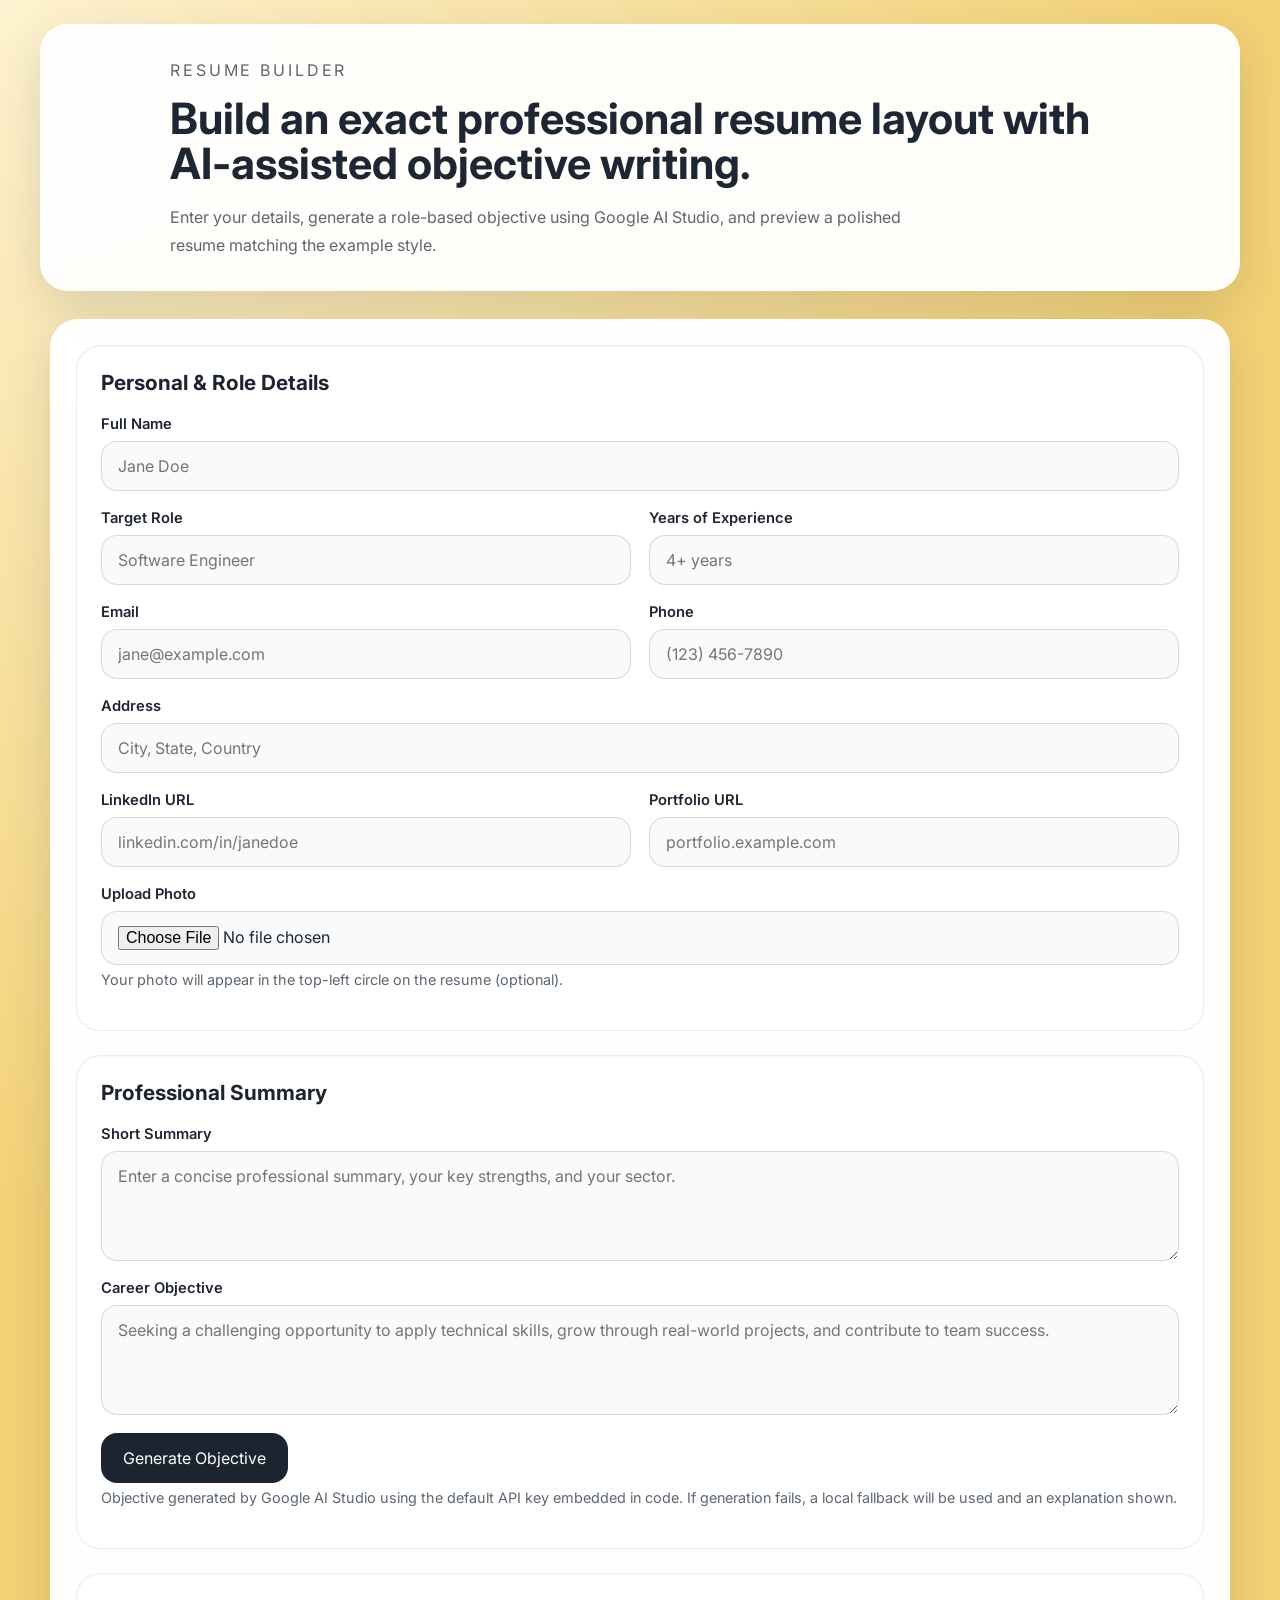
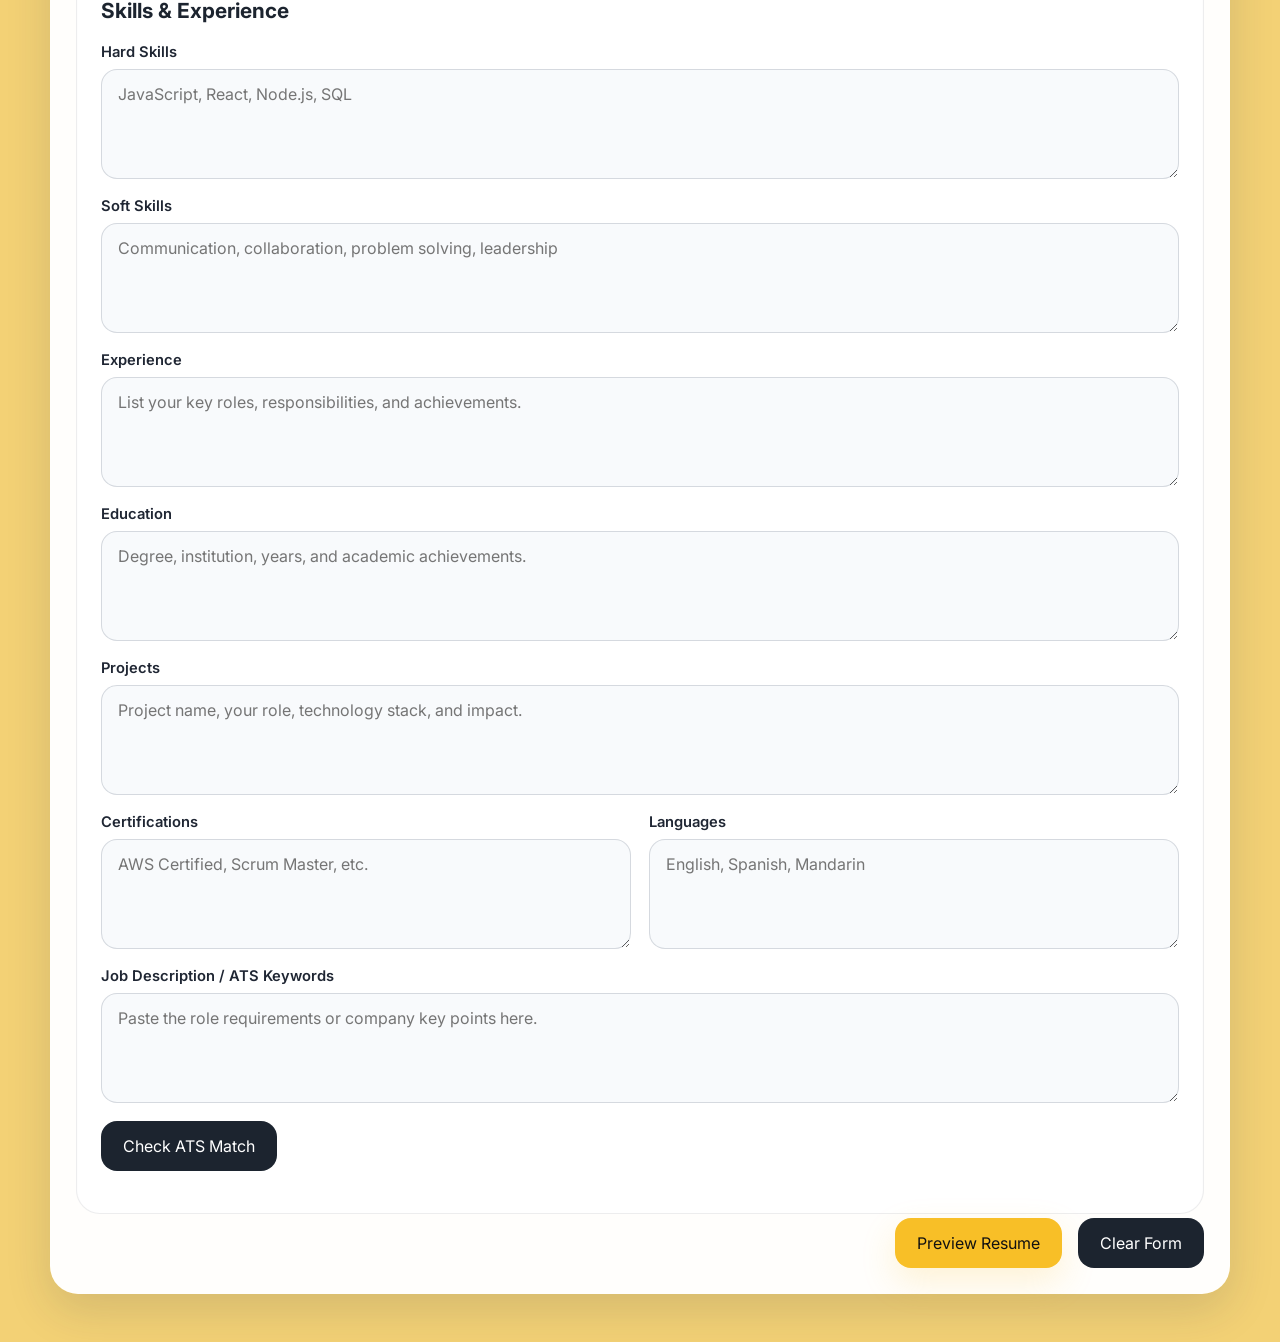
<file: index.html>
<!DOCTYPE html>
<html lang="en">
<head>
  <meta charset="UTF-8">
  <meta name="viewport" content="width=device-width, initial-scale=1.0">
  <title>Role-Based Resume Builder</title>
  <link rel="preconnect" href="https://fonts.googleapis.com">
  <link rel="preconnect" href="https://fonts.gstatic.com" crossorigin>
  <link href="https://fonts.googleapis.com/css2?family=Inter:wght@400;500;600;700;800&display=swap" rel="stylesheet">
  <link rel="stylesheet" href="style.css">
</head>
<body>
  <div class="page-shell">
    <header class="hero">
      <div class="hero-copy">
        <p class="eyebrow">Resume Builder</p>
        <h1>Build an exact professional resume layout with AI-assisted objective writing.</h1>
        <p>Enter your details, generate a role-based objective using Google AI Studio, and preview a polished resume matching the example style.</p>
      </div>
    </header>

    <main class="container resume-form" id="resumeForm">
      <div class="form-grid">
        <section class="card">
          <h2>Personal & Role Details</h2>
          <div class="field-group">
            <label for="name">Full Name</label>
            <input id="name" placeholder="Jane Doe" autocomplete="name">
          </div>
          <div class="field-row">
            <div class="field-group">
              <label for="role">Target Role</label>
              <input id="role" placeholder="Software Engineer" autocomplete="organization-title">
            </div>
            <div class="field-group">
              <label for="experienceYears">Years of Experience</label>
              <input id="experienceYears" placeholder="4+ years" autocomplete="off">
            </div>
          </div>
          <div class="field-row">
            <div class="field-group">
              <label for="email">Email</label>
              <input id="email" type="email" placeholder="jane@example.com" autocomplete="email">
            </div>
            <div class="field-group">
              <label for="phone">Phone</label>
              <input id="phone" type="tel" placeholder="(123) 456-7890" autocomplete="tel">
            </div>
          </div>
          <div class="field-group">
            <label for="address">Address</label>
            <input id="address" placeholder="City, State, Country">
          </div>
          <div class="field-row">
            <div class="field-group">
              <label for="linkedin">LinkedIn URL</label>
              <input id="linkedin" placeholder="linkedin.com/in/janedoe" autocomplete="url">
            </div>
            <div class="field-group">
              <label for="portfolio">Portfolio URL</label>
              <input id="portfolio" placeholder="portfolio.example.com" autocomplete="url">
            </div>
          </div>
          <div class="field-group">
            <label for="avatarInput">Upload Photo</label>
            <input id="avatarInput" type="file" accept="image/*">
            <div class="avatar-preview"><img id="avatarPreview" alt="Photo preview" style="display:none;"></div>
            <p class="small-note">Your photo will appear in the top-left circle on the resume (optional).</p>
          </div>
        </section>

        <section class="card">
          <h2>Professional Summary</h2>
          <div class="field-group">
            <label for="summary">Short Summary</label>
            <textarea id="summary" placeholder="Enter a concise professional summary, your key strengths, and your sector."></textarea>
          </div>
          <div class="field-group objective-group">
            <label for="objective">Career Objective</label>
            <textarea id="objective" placeholder="Seeking a challenging opportunity to apply technical skills, grow through real-world projects, and contribute to team success."></textarea>
          </div>
          <div class="button-row">
            <button type="button" id="generateObjectiveButton" onclick="generateObjectiveFromAI()">Generate Objective</button>
          </div>
          <div class="field-group">
            <p class="small-note">Objective generated by Google AI Studio using the default API key embedded in code. If generation fails, a local fallback will be used and an explanation shown.</p>
          </div>
        </section>

        <section class="card">
          <h2>Skills & Experience</h2>
          <div class="field-group">
            <label for="skills">Hard Skills</label>
            <textarea id="skills" placeholder="JavaScript, React, Node.js, SQL"></textarea>
          </div>
          <div class="field-group">
            <label for="softSkills">Soft Skills</label>
            <textarea id="softSkills" placeholder="Communication, collaboration, problem solving, leadership"></textarea>
          </div>
          <div class="field-group">
            <label for="experience">Experience</label>
            <textarea id="experience" placeholder="List your key roles, responsibilities, and achievements."></textarea>
          </div>
          <div class="field-group">
            <label for="education">Education</label>
            <textarea id="education" placeholder="Degree, institution, years, and academic achievements."></textarea>
          </div>
          <div class="field-group">
            <label for="projects">Projects</label>
            <textarea id="projects" placeholder="Project name, your role, technology stack, and impact."></textarea>
          </div>
          <div class="field-row">
            <div class="field-group">
              <label for="certifications">Certifications</label>
              <textarea id="certifications" placeholder="AWS Certified, Scrum Master, etc."></textarea>
            </div>
            <div class="field-group">
              <label for="languages">Languages</label>
              <textarea id="languages" placeholder="English, Spanish, Mandarin"></textarea>
            </div>
          </div>
          <div class="field-group">
            <label for="jobDescription">Job Description / ATS Keywords</label>
            <textarea id="jobDescription" placeholder="Paste the role requirements or company key points here."></textarea>
          </div>
          <div class="button-row">
            <button type="button" class="secondary-button" onclick="checkATSMatch()">Check ATS Match</button>
          </div>
          <div class="ats-result" id="atsResult"></div>
        </section>
      </div>

      <div class="button-row actions-row">
        <button type="button" class="primary-button" onclick="generateResume()">Preview Resume</button>
        <button type="button" class="secondary-button" onclick="clearForm()">Clear Form</button>
      </div>
    </main>
  </div>

  <script src="script.js"></script>
</body>
</html>
</file>
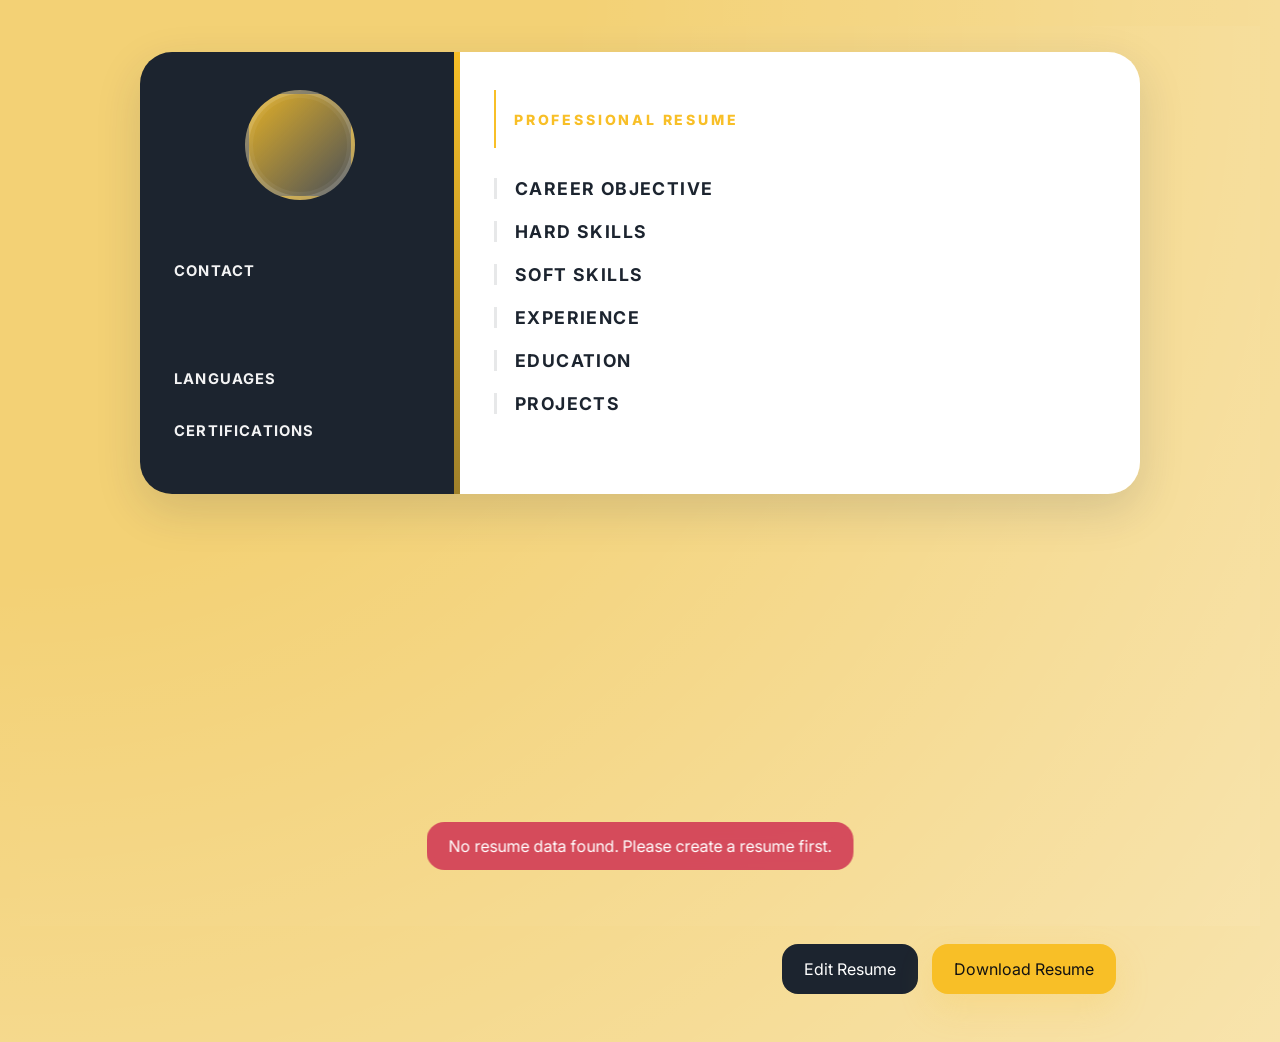
<file: resume.html>
<!DOCTYPE html>
<html lang="en">
<head>
  <meta charset="UTF-8">
  <meta name="viewport" content="width=device-width, initial-scale=1.0">
  <title>Professional Resume</title>
  <link rel="preconnect" href="https://fonts.googleapis.com">
  <link rel="preconnect" href="https://fonts.gstatic.com" crossorigin>
  <link href="https://fonts.googleapis.com/css2?family=Inter:wght@400;500;600;700;800&display=swap" rel="stylesheet">
  <link rel="stylesheet" href="style.css">
</head>
<body class="resume-shell">
  <main class="resume-shell">
    <article class="resume-card">
      <aside class="resume-aside">
        <div class="profile-card">
          <div class="avatar"><img id="avatarImg" alt="avatar" style="display:none;width:100px;height:100px;border-radius:50%;object-fit:cover;border:4px solid rgba(255,255,255,0.18);"></div>
          <div class="profile-name" id="resumeName"></div>
          <div class="profile-role" id="resumeRole"></div>
        </div>

        <section class="info-section">
          <h3>Contact</h3>
          <ul class="contact-list">
            <li id="email"></li>
            <li id="phone"></li>
            <li id="address"></li>
            <li id="linkedin"></li>
            <li id="portfolio"></li>
          </ul>
        </section>

        <section class="info-section">
          <h3>Languages</h3>
          <p id="languages"></p>
        </section>

        <section class="info-section">
          <h3>Certifications</h3>
          <p id="certifications"></p>
        </section>
      </aside>

      <section class="resume-main">
        <div class="resume-header">
          <div class="header-line"></div>
          <div class="header-tag">Professional Resume</div>
        </div>

        <div class="section-block">
          <h3>Career Objective</h3>
          <p id="objective" class="section-copy"></p>
        </div>

        <div class="section-block">
          <h3>Hard Skills</h3>
          <p id="skills" class="section-copy"></p>
        </div>

        <div class="section-block">
          <h3>Soft Skills</h3>
          <p id="softSkillsDisplay" class="section-copy"></p>
        </div>

        <div class="section-block">
          <h3>Experience</h3>
          <p id="experience" class="section-copy"></p>
        </div>

        <div class="section-block">
          <h3>Education</h3>
          <p id="education" class="section-copy"></p>
        </div>

        <div class="section-block">
          <h3>Projects</h3>
          <p id="projects" class="section-copy"></p>
        </div>
      </section>
    </article>
  </main>

      <div class="resume-action-bar">
        <button type="button" class="secondary-button" onclick="window.location.href='index.html'">Edit Resume</button>
        <button type="button" class="primary-button" onclick="downloadResumeFile()">Download Resume</button>
      </div>
  <script src="script.js"></script>
</body>
</html>
</file>
<file: style.css>
/* RESET */
* {
  margin: 0;
  padding: 0;
  box-sizing: border-box;
  font-family: "Inter", system-ui, sans-serif;
}

:root {
  --page-bg: #f3d175;
  --panel-bg: #1c242f;
  --panel-accent: #f8bf27;
  --text-dark: #1f2633;
  --text-muted: #5c6772;
  --surface: #ffffff;
  --shadow: 0 16px 45px rgba(31, 47, 72, 0.15);
}

html {
  scroll-behavior: smooth;
}

body {
  min-height: 100vh;
  background: radial-gradient(circle at top left, #fef2d0 0%, var(--page-bg) 38%);
  color: var(--text-dark);
}

button,
input,
textarea {
  font: inherit;
}

.page-shell {
  padding: 24px 20px 48px;
}

.hero {
  max-width: 1200px;
  margin: 0 auto 28px;
  padding: 32px;
  background: rgba(255,255,255,0.95);
  border-radius: 28px;
  box-shadow: var(--shadow);
}

.hero-copy {
  max-width: 940px;
  margin: 0 auto;
}

.eyebrow {
  color: var(--panel-accent);
  letter-spacing: 0.18em;
  text-transform: uppercase;
  font-size: 0.82rem;
  margin-bottom: 12px;
}

.hero h1 {
  font-size: clamp(2.1rem, 1.9rem + 1vw, 3rem);
  line-height: 1.05;
  margin-bottom: 16px;
}

.hero p {
  font-size: 1rem;
  color: var(--text-muted);
  max-width: 760px;
  line-height: 1.75;
}

.container {
  max-width: 1180px;
  margin: 0 auto;
}

.resume-form {
  padding: 26px;
  background: rgba(255,255,255,0.98);
  border-radius: 28px;
  box-shadow: var(--shadow);
}

.form-grid {
  display: grid;
  grid-template-columns: repeat(12, 1fr);
  gap: 24px;
}

.card {
  grid-column: span 12;
  background: #ffffff;
  border-radius: 24px;
  border: 1px solid rgba(28, 36, 47, 0.08);
  padding: 24px;
  box-shadow: inset 0 1px 2px rgba(29, 40, 59, 0.04);
}

.card h2 {
  font-size: 1.3rem;
  margin-bottom: 20px;
  color: var(--panel-bg);
}

.field-group {
  display: flex;
  flex-direction: column;
  margin-bottom: 18px;
}

.field-row {
  display: grid;
  grid-template-columns: repeat(2, minmax(0, 1fr));
  gap: 18px;
}

label {
  font-size: 0.92rem;
  margin-bottom: 8px;
  color: var(--text-dark);
  font-weight: 600;
}

input,
textarea {
  border: 1px solid rgba(103, 115, 129, 0.24);
  border-radius: 16px;
  padding: 14px 16px;
  background: #f8fafc;
  color: var(--text-dark);
  transition: border-color 0.2s ease, box-shadow 0.2s ease;
}

input:focus,
textarea:focus {
  border-color: var(--panel-accent);
  box-shadow: 0 0 0 4px rgba(248, 191, 39, 0.12);
  outline: none;
}

textarea {
  min-height: 110px;
  resize: vertical;
}

.button-row {
  display: flex;
  flex-wrap: wrap;
  gap: 16px;
  margin-top: 4px;
}

.actions-row {
  justify-content: flex-end;
}

button {
  border: none;
  border-radius: 16px;
  padding: 14px 22px;
  cursor: pointer;
  min-height: 50px;
  display: inline-flex;
  align-items: center;
  justify-content: center;
  transition: transform 0.2s ease, background-color 0.2s ease, box-shadow 0.2s ease;
}

button.primary-button {
  background: var(--panel-accent);
  color: #111;
  box-shadow: 0 14px 35px rgba(248, 191, 39, 0.18);
}

button.secondary-button,
button#generateObjectiveButton {
  background: #1c242f;
  color: #fff;
}

button:hover:not(:disabled) {
  transform: translateY(-1px);
}

button:disabled {
  opacity: 0.6;
  cursor: not-allowed;
}

.small-note {
  margin-top: 6px;
  color: var(--text-muted);
  font-size: 0.9rem;
}

.resume-shell {
  min-height: 100vh;
  padding: 26px 20px 48px;
  background: radial-gradient(circle at top left, transparent 35%, rgba(255,255,255,0.4) 100%), var(--page-bg);
}

.resume-card {
  max-width: 1000px;
  margin: 0 auto;
  display: grid;
  grid-template-columns: 320px 1fr;
  gap: 0;
  overflow: hidden;
  border-radius: 32px;
  box-shadow: var(--shadow);
}

.resume-aside,
.resume-main {
  padding: 38px 34px;
  background: #ffffff;
}

.resume-aside {
  background: var(--panel-bg);
  color: #ffffff;
  position: relative;
}

.resume-aside::after {
  content: "";
  position: absolute;
  right: 0;
  top: 0;
  height: 100%;
  width: 6px;
  background: linear-gradient(to bottom, var(--panel-accent), rgba(248, 191, 39, 0.6));
}

.profile-card {
  display: flex;
  flex-direction: column;
  align-items: center;
  text-align: center;
  gap: 14px;
}

.avatar {
  width: 110px;
  height: 110px;
  border-radius: 50%;
  display: flex;
  align-items: center;
  justify-content: center;
  overflow: hidden;
  background: linear-gradient(135deg, rgba(248, 191, 39, 0.9), rgba(255,255,255,0.2));
  border: 4px solid rgba(255,255,255,0.18);
  box-shadow: inset 0 0 0 4px rgba(255,255,255,0.05);
}

.avatar img { width: 120%; height: 120%; object-fit: cover; object-position: 50% 30%; display: block; border-radius: 50%; }

.avatar-preview img { width: 86px; height: 86px; border-radius: 50%; object-fit: cover; object-position: 50% 30%; margin-top: 8px; border: 3px solid rgba(28,36,47,0.06); }

.profile-name {
  font-size: 1.7rem;
  font-weight: 800;
  letter-spacing: -0.02em;
}

.profile-role {
  color: rgba(255,255,255,0.8);
  font-size: 0.96rem;
  font-weight: 500;
}

.info-section {
  margin-top: 34px;
}

.info-section h3 {
  margin-bottom: 16px;
  font-size: 0.92rem;
  font-weight: 700;
  letter-spacing: 0.08em;
  text-transform: uppercase;
  color: rgba(255,255,255,0.95);
}

.contact-list,
.skill-list {
  list-style: none;
  display: grid;
  gap: 10px;
}

.contact-list li,
.skill-list li {
  line-height: 1.65;
  white-space: normal;
  word-break: break-word;
}

.contact-list li {
  color: rgba(255,255,255,0.88);
}

.resume-main .skill-list li {
  color: var(--text-dark);
}

.skill-list li {
  background: rgba(255,255,255,0.08);
  padding: 10px 14px;
  border-radius: 12px;
}

.resume-main {
  background: #ffffff;
}

.resume-header {
  display: flex;
  align-items: center;
  gap: 18px;
  margin-bottom: 30px;
}

.header-line {
  width: 2px;
  height: 58px;
  background: var(--panel-accent);
}

.header-tag {
  font-size: 0.88rem;
  font-weight: 800;
  letter-spacing: 0.2em;
  color: var(--panel-accent);
  text-transform: uppercase;
}

.section-block {
  margin-bottom: 22px;
  padding-left: 18px;
  border-left: 3px solid rgba(28, 36, 47, 0.1);
}

.section-block h3 {
  margin-bottom: 10px;
  font-size: 1.1rem;
  text-transform: uppercase;
  letter-spacing: 0.08em;
  color: var(--panel-bg);
}

.section-copy {
  color: var(--text-dark);
  line-height: 1.8;
  white-space: pre-wrap;
}

@media (max-width: 990px) {
  .form-grid {
    grid-template-columns: 1fr;
  }

  .resume-card {
    grid-template-columns: 1fr;
  }

  .resume-aside {
    padding: 28px 24px;
  }
}

@media (max-width: 720px) {
  .hero,
  .resume-form,
  .resume-card,
  .page-shell {
    padding: 18px;
  }

  .field-row {
    grid-template-columns: 1fr;
  }

  .resume-aside {
    border-radius: 28px 28px 0 0;
  }

  .resume-main {
    border-radius: 0 0 28px 28px;
  }
}

.ats-result {
  margin-top: 18px;
}

.ats-card {
  background: #f8f8fb;
  border: 1px solid rgba(28,36,47,0.08);
  border-radius: 18px;
  padding: 16px 18px;
  color: #1f2937;
  box-shadow: inset 0 1px 2px rgba(31,47,72,0.04);
}

.ats-missing {
  margin-top: 10px;
  font-size: 0.95rem;
  color: #6b7280;
}

.resume-action-bar {
  max-width: 1000px;
  margin: 18px auto 0;
  display: flex;
  justify-content: flex-end;
  gap: 14px;
  padding: 0 24px;
}

.toast-notification {
  position: fixed;
  left: 50%;
  bottom: 30px;
  transform: translateX(-50%) translateY(20px);
  padding: 14px 22px;
  border-radius: 18px;
  backdrop-filter: blur(10px);
  color: #ffffff;
  opacity: 0;
  transition: opacity 0.3s ease, transform 0.3s ease;
  z-index: 999;
}

.toast-notification.visible {
  opacity: 1;
  transform: translateX(-50%) translateY(0);
}

.toast-notification.success {
  background: rgba(35, 156, 93, 0.92);
}

.toast-notification.error {
  background: rgba(210, 63, 87, 0.92);
}

.toast-notification.info {
  background: rgba(37, 120, 223, 0.92);
}

mark.highlight {
  background: #ffe58a;
  color: #1b1b1b;
  padding: 0 4px;
  border-radius: 3px;
}
</file>
